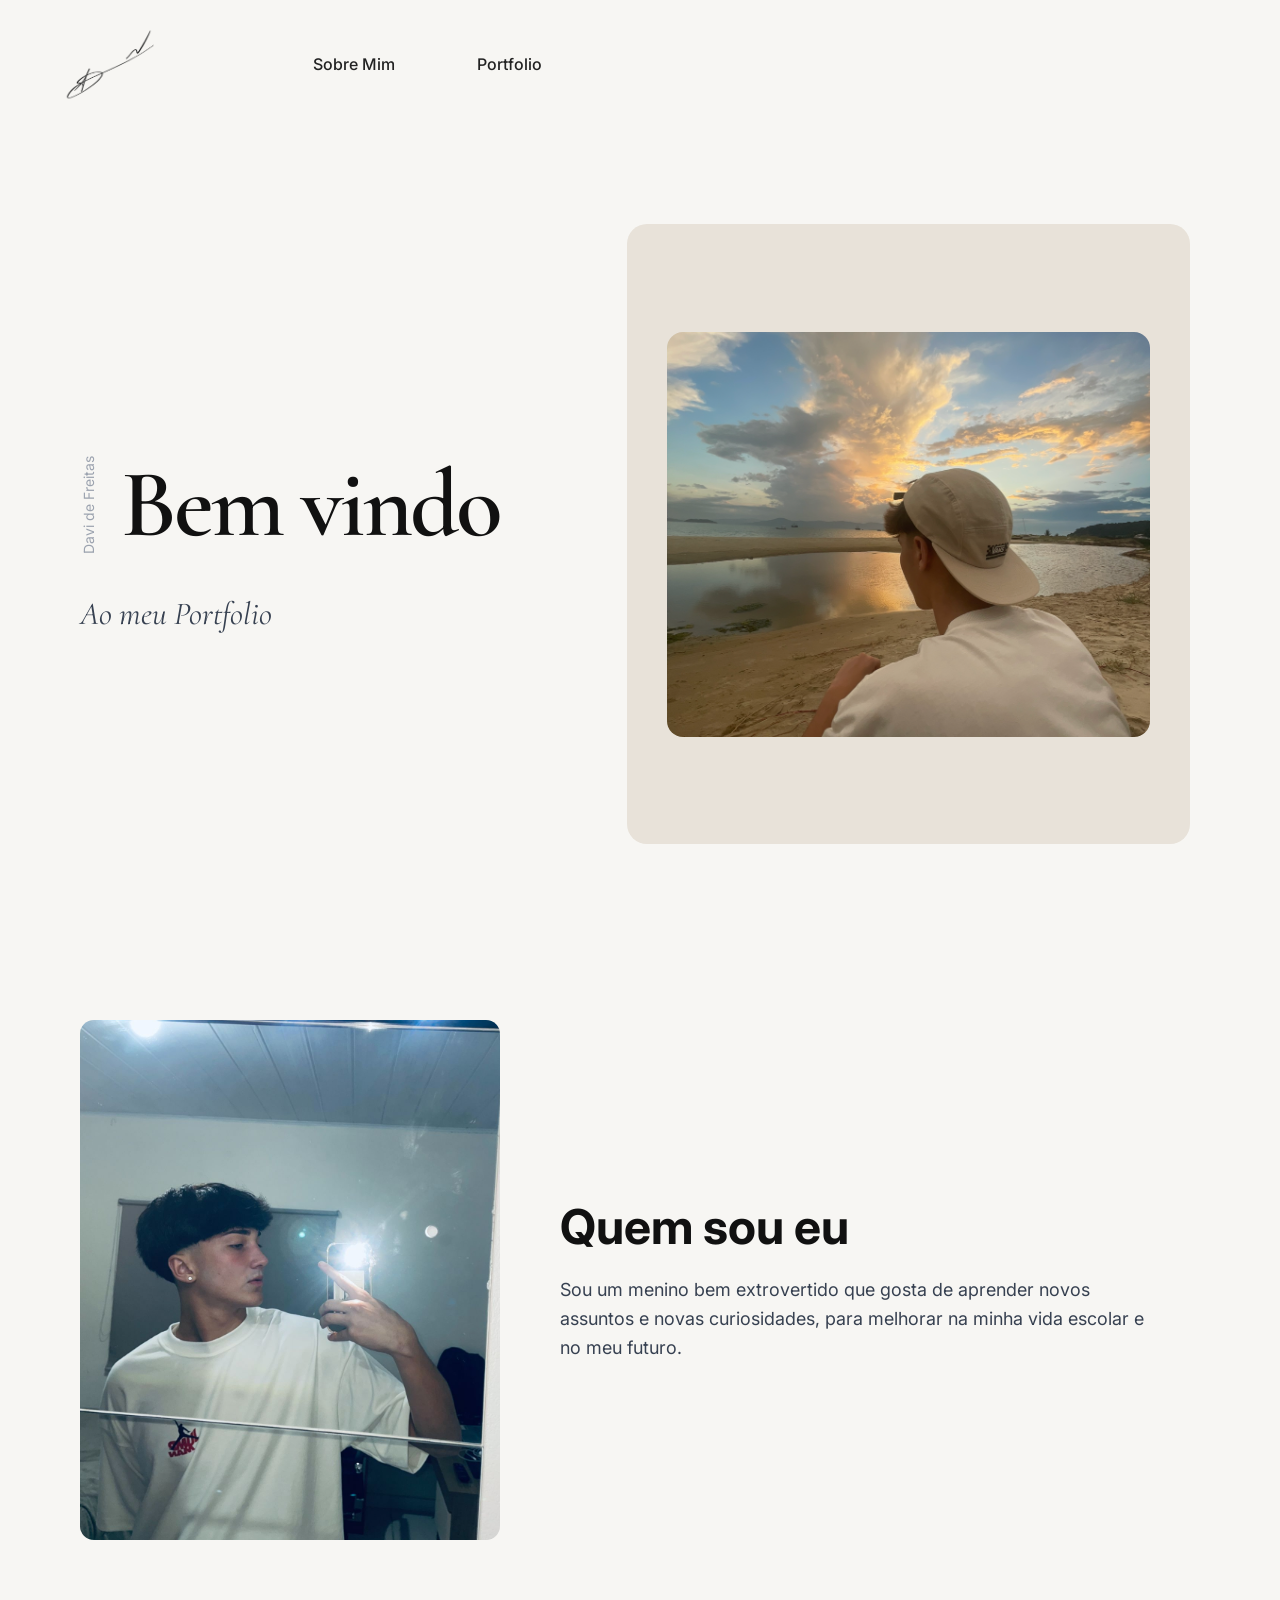
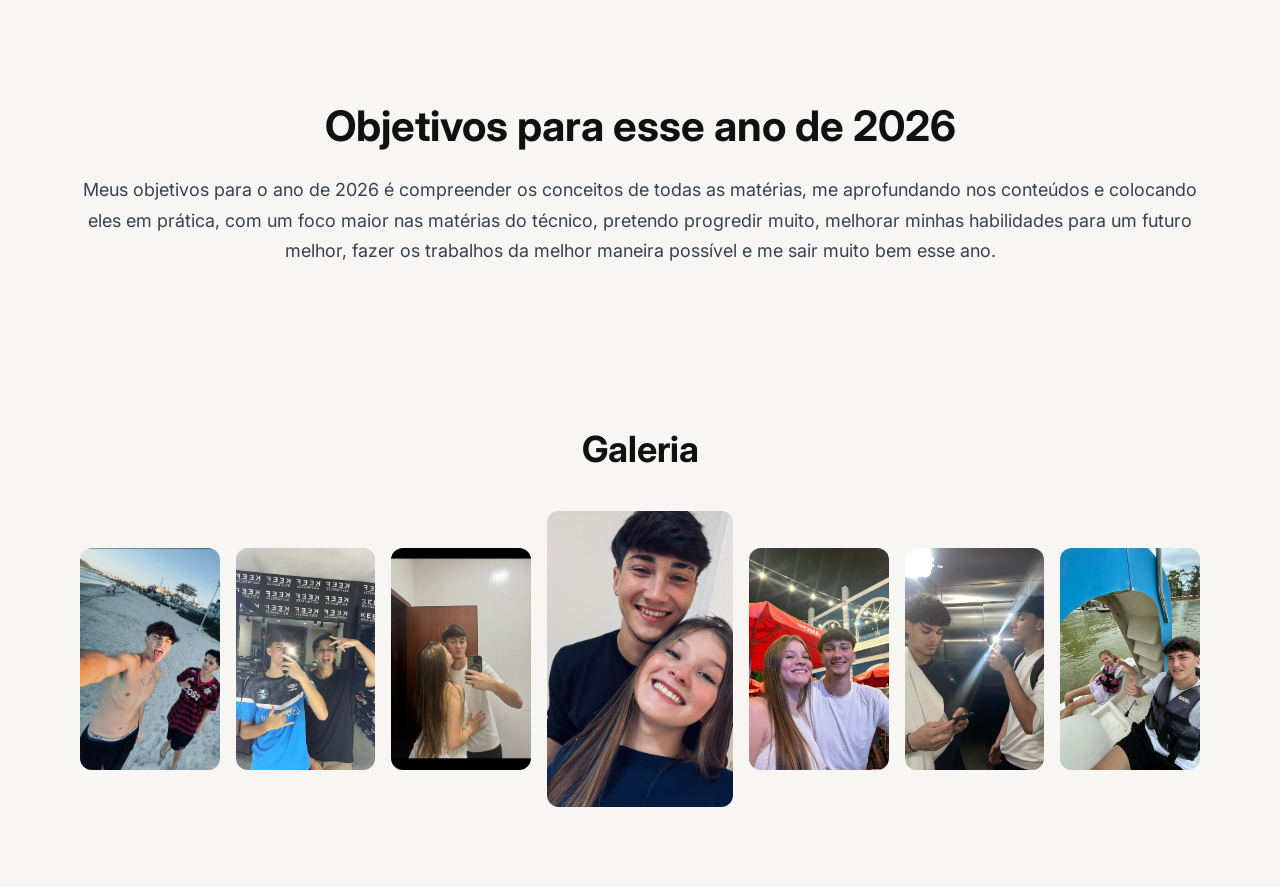
<file: portfolio-davi/index.html>
<!DOCTYPE html>
<html lang="pt-br">
<head>
    <meta charset="UTF-8">
    <title>Portfólio</title>
    <link rel="stylesheet" href="index.css">
    <link rel="preconnect" href="https://fonts.googleapis.com">
    <link rel="preconnect" href="https://fonts.gstatic.com" crossorigin>
    <link href="https://fonts.googleapis.com/css2?family=Cormorant+Garamond:ital,wght@0,600;1,400&family=Inter:wght@400;500&display=swap" rel="stylesheet">
</head>

<body>

<header class="navbar">

    <div class="logo">
        <div class="diamond"></div>
    </div>

    <nav class="menu">
        <div class="item-menu">
            <a href="#secao2" class="link-menu">Sobre Mim</a>
        </div>
        <div class="item-menu">
            <a href="portfolio.html#trim1" class="botao-menu">Portfolio</a>
            <ul class="menu-drop">
                <li><a href="portfolio.html#trim1">1º Trim</a></li>
                <li><a href="portfolio.html#trim2">2º Trim</a></li>
            </ul>
        </div>
    </nav>

</header>


<section class="hero">

    <div class="left">


        <div class="title-area">

            <span class="vertical-text">
                Davi de Freitas
            </span>

            <h1>Bem vindo</h1>

        
            </div>
        <p class="subtitle">
            Ao meu Portfolio
        </p>

        


    </div>


    <div class="right">

        <div class="image-placeholder">
            <img src="images/retrato2.png" alt="Davi de Freitas">
        </div>

    </div>

</section>


<section id="secao2" class="section about">

    <div class="about-container">

        <div class="about-image">
            <img src="images/img-2.jpg" alt="">
        </div>

        <div class="about-text">

            <h2>Quem sou eu</h2>

            <p>
                Sou um menino bem extrovertido que gosta de aprender novos assuntos e novas curiosidades, para melhorar na minha vida escolar e no meu futuro.
            </p>

        </div>

    </div>

</section>


<section class="section objetivos">

    <div class="container-objetivos">

        <h2>Objetivos para esse ano de 2026</h2>

        <p>
           Meus objetivos para o ano de 2026 é compreender os conceitos de todas as matérias, me aprofundando nos conteúdos e colocando eles em prática, com um foco maior nas matérias do técnico, pretendo progredir muito, melhorar minhas habilidades para um futuro melhor, fazer os trabalhos da melhor maneira possível e me sair muito bem esse ano.
        </p>

    </div>

</section>


<section class="section amigos">

    <div class="container">

        <h2>Galeria</h2>

        <div class="friends-grid">

            
            <div class="friend-card"><img src="images/img-4.jpg" alt=""></div>
            <div class="friend-card"><img src="images/img-8.jpg" alt=""></div>
            <div class="friend-card"><img src="images/img-9-mulher.jpeg" alt=""></div>
            <div class="namorada-card"><img src="images/img-1.jpg" alt=""></div>
            <div class="friend-card"><img src="images/img-10-mulher.jpeg" alt=""></div>
            <div class="friend-card"><img src="images/img-7.jpg" alt=""></div>
            <div class="friend-card"><img src="images/img-3.jpg" alt=""></div>
            

        </div>

    </div>

</section>

<script src="script.js"></script>
</body>
</html>
</file>
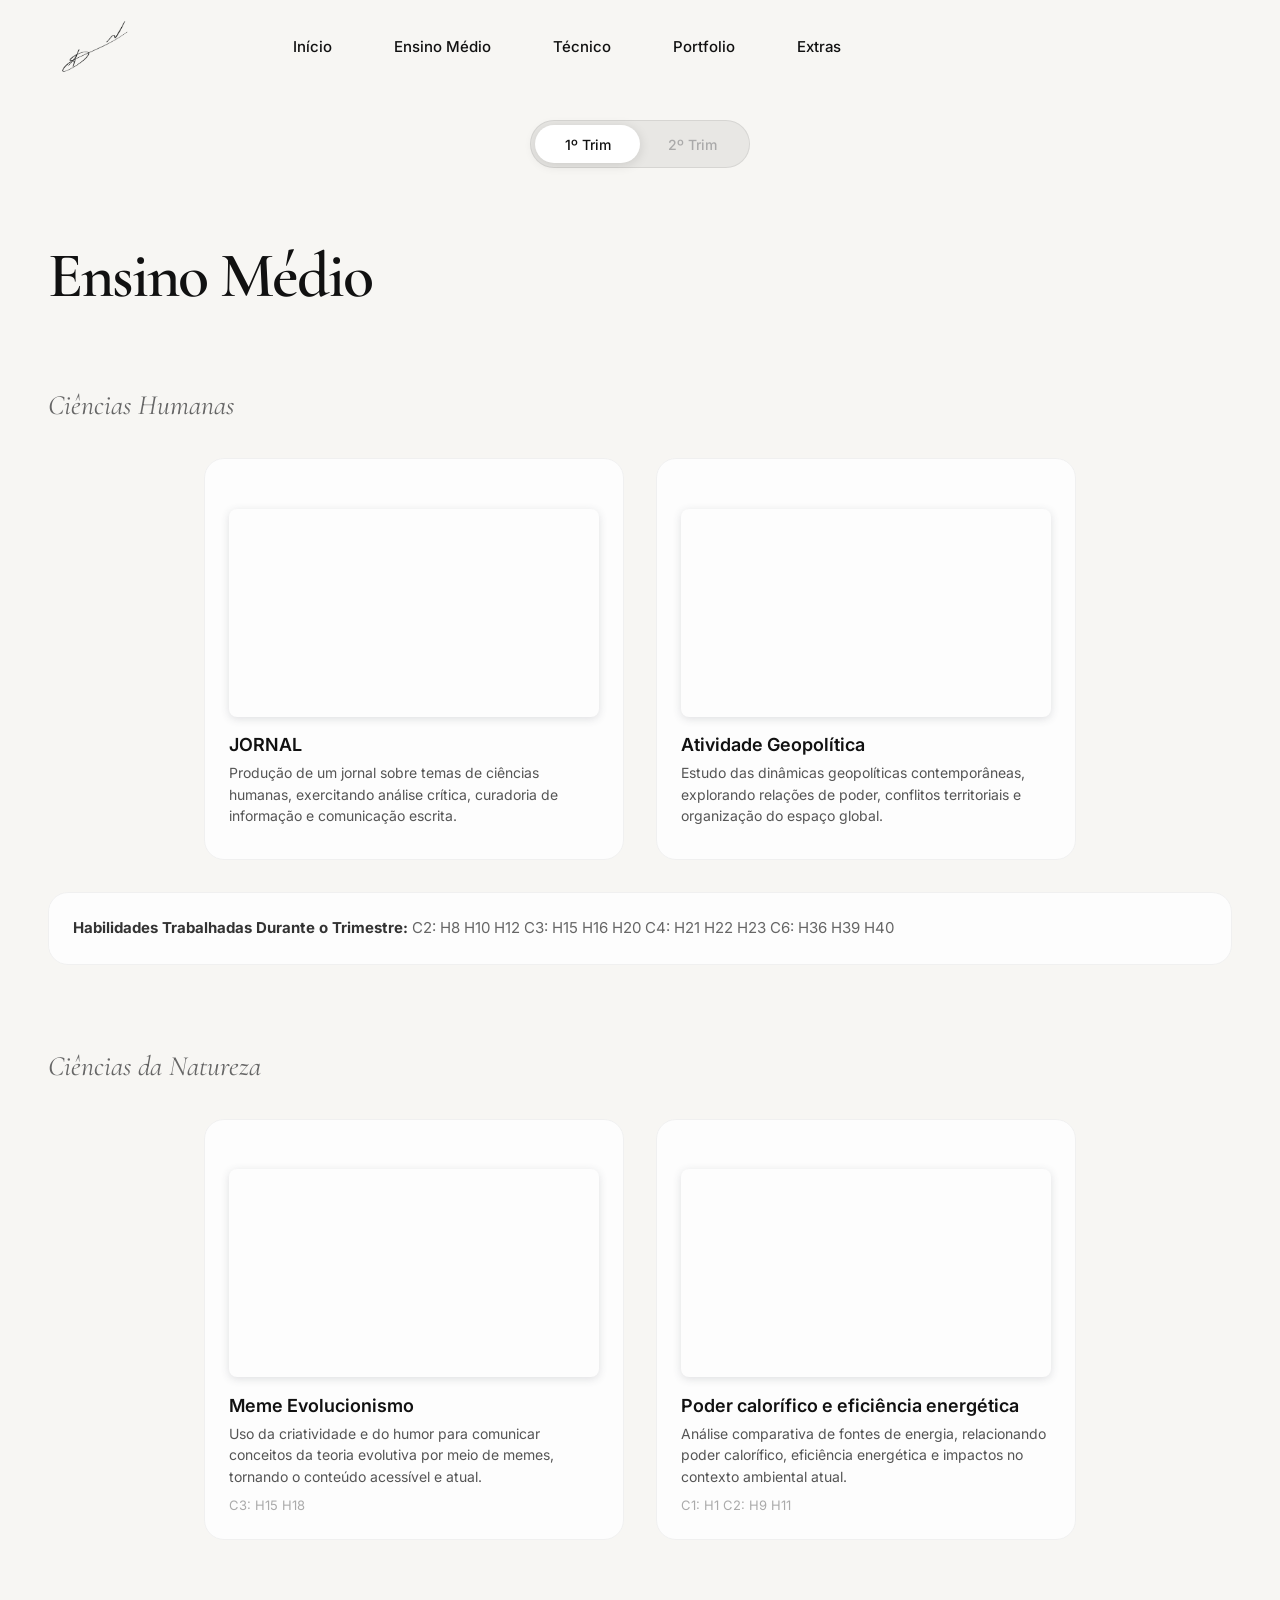
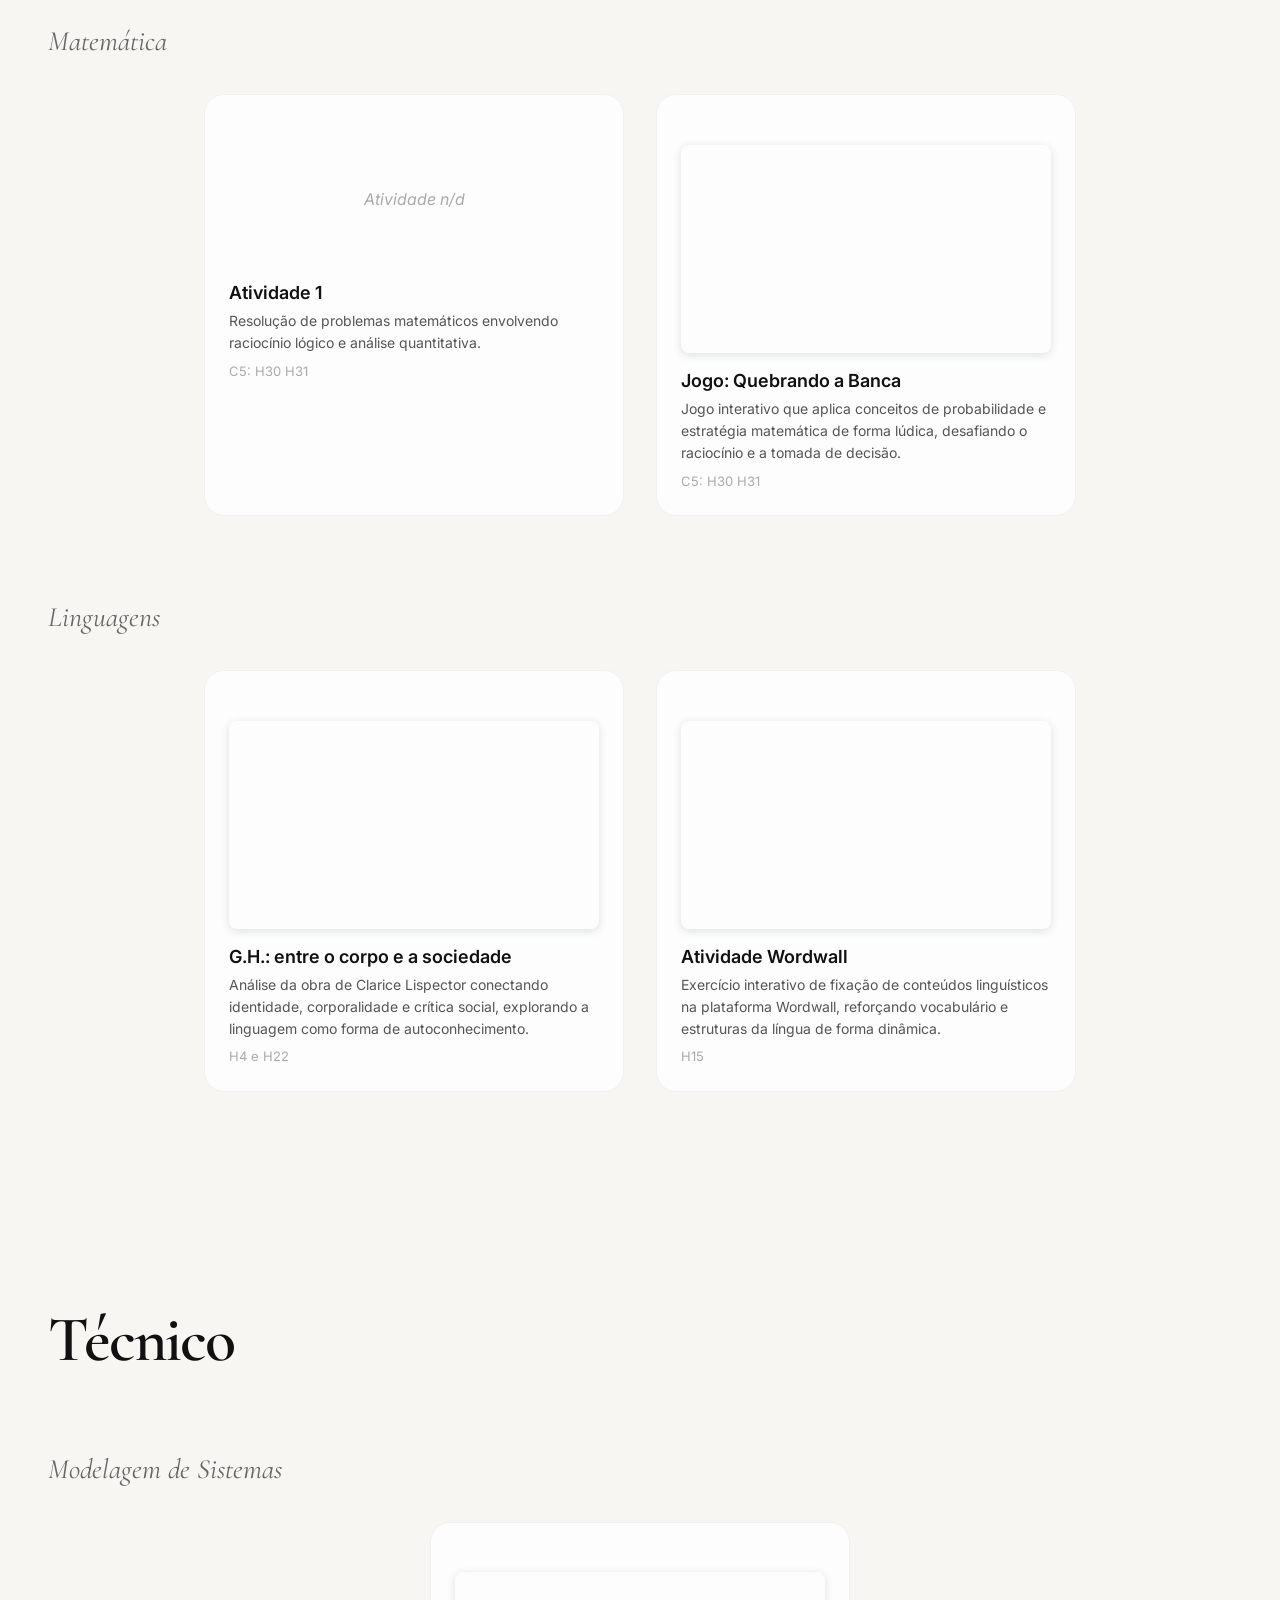
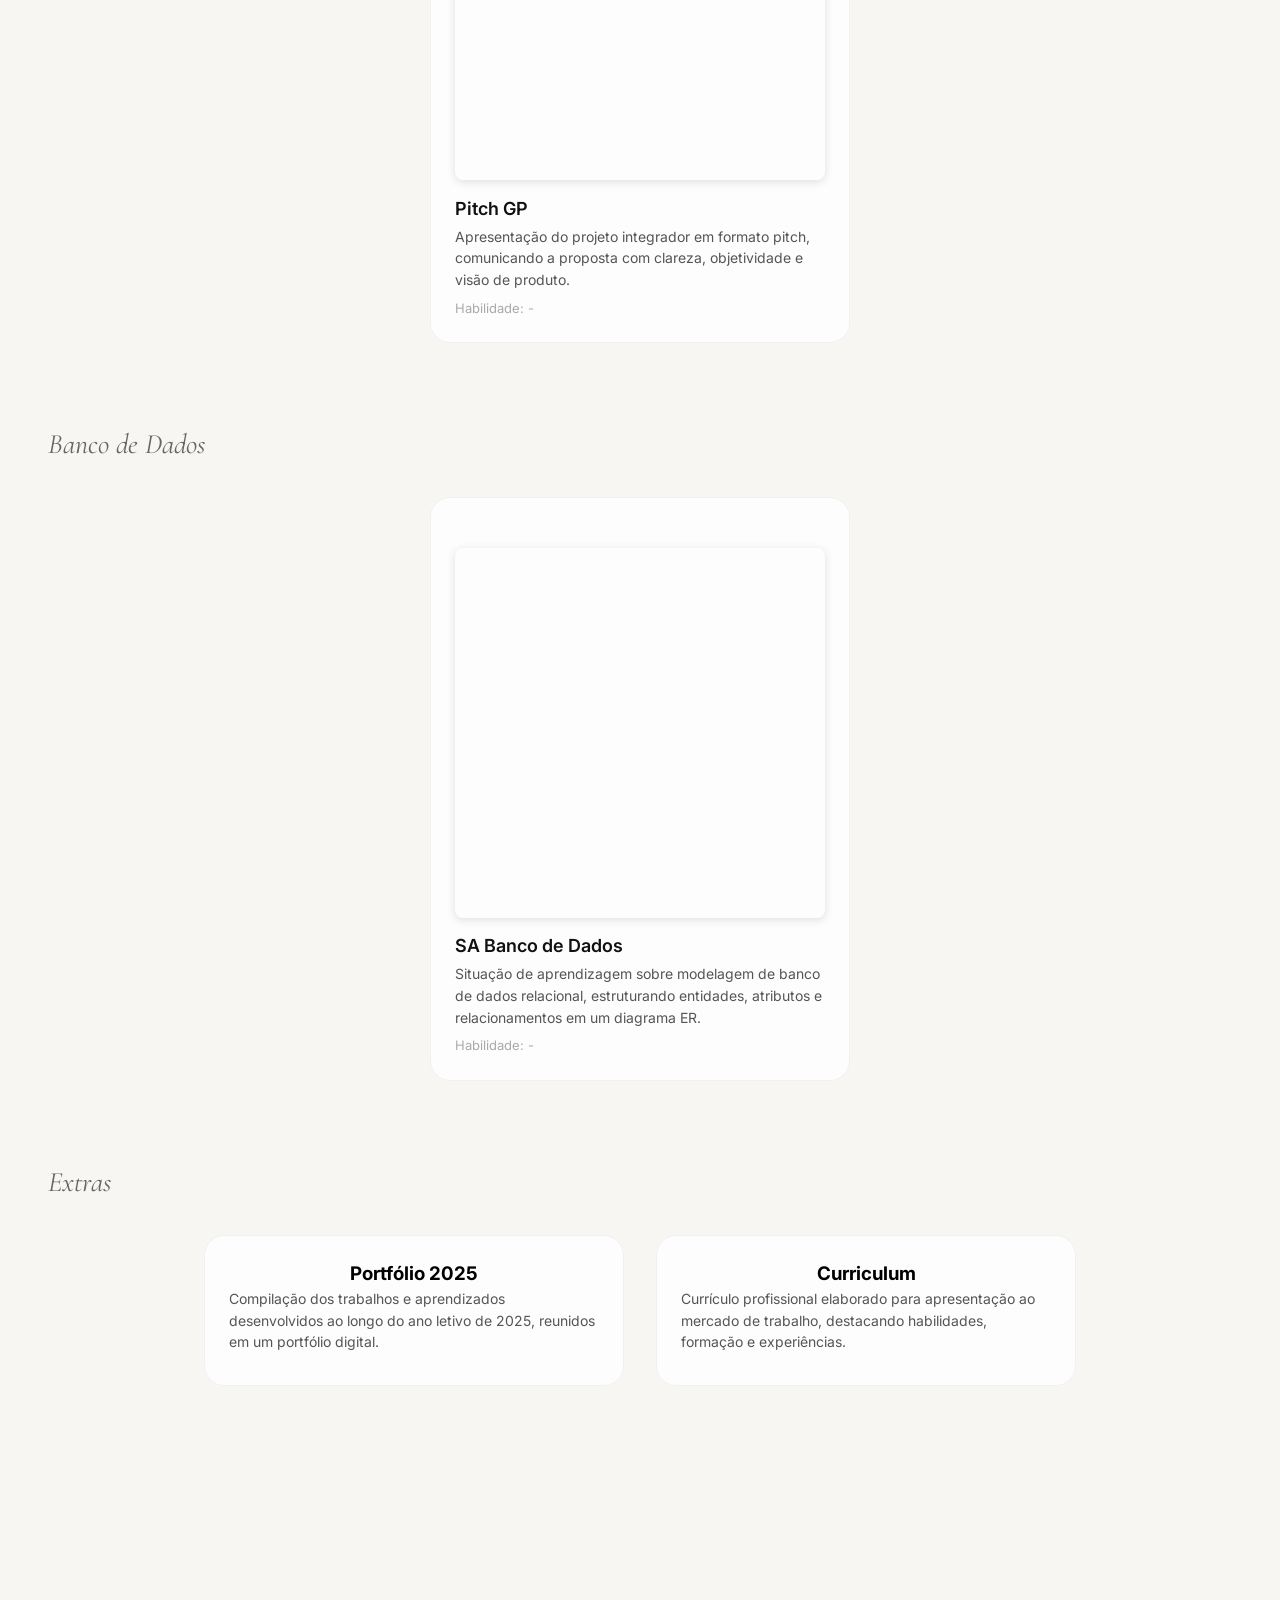
<file: portfolio-davi/portfolio.html>
<!DOCTYPE html>
<html lang="pt-br">
<head>
    <meta charset="UTF-8">
    <meta name="viewport" content="width=device-width, initial-scale=1.0">
    <title>Portfólio - Davi de Freitas</title>
    <link rel="stylesheet" href="portfolio.css">
    <link rel="preconnect" href="https://fonts.googleapis.com">
    <link rel="preconnect" href="https://fonts.gstatic.com" crossorigin>
    <link href="https://fonts.googleapis.com/css2?family=Cormorant+Garamond:ital,wght@0,400;0,600;1,400&family=Inter:wght@400;500&display=swap" rel="stylesheet">
</head>
<body>

<header class="navbar">
    <div class="logo">
        <div class="diamond"></div>
    </div>

    <nav class="menu">
        <div class="item-menu">
            <a href="index.html" class="link-menu">Início</a>
        </div>

        <div class="item-menu">
            <a href="#ensino-medio" class="botao-menu">Ensino Médio</a>
            <ul class="menu-drop">
                <li><a href="#humanas">Humanas</a></li>
                <li><a href="#natureza">Natureza</a></li>
                <li><a href="#matematica">Matemática</a></li>
                <li><a href="#linguagens">Linguagens</a></li>
            </ul>
        </div>

        <div class="item-menu">
            <a href="#tecnico" class="botao-menu">Técnico</a>
            <ul class="menu-drop">
                <li class="trim1-item"><a href="#modelagem">Modelagem de Sistemas</a></li>
                <li class="trim1-item"><a href="#banco-dados">Banco de Dados</a></li>
                <li class="trim2-item" style="display: none;"><a href="#programacao">Programação de Aplicativos</a></li>
            </ul>
        </div>

        <div class="item-menu">
            <a href="#trim1" class="botao-menu">Portfolio</a>
            <ul class="menu-drop">
                <li><a href="#trim1">1º Trim</a></li>
                <li><a href="#trim2">2º Trim</a></li>
            </ul>
        </div>

        <div class="item-menu trim1-item">
            <a href="#extras" class="link-menu">Extras</a>
        </div>
    </nav>
</header>

<!-- TOGGLE TRIMESTRE -->
<div class="trim-toggle-wrapper">
    <div class="trim-toggle" id="trimToggle">
        <div class="trim-toggle-track">
            <span class="trim-label trim-label--left" id="label1">1º Trim</span>
            <span class="trim-label trim-label--right" id="label2">2º Trim</span>
            <div class="trim-toggle-thumb" id="toggleThumb"></div>
        </div>
    </div>
</div>

<main class="main-content">

    <!-- 1º TRIMESTRE -->
    <div id="trim1-content" class="trim-content trim-content--active">

        <!-- ENSINO MÉDIO -->
        <section id="ensino-medio" class="main-section">
        <h1>Ensino Médio</h1>

        <!-- HUMANAS -->
        <article id="humanas" class="sub-section">
            <h2>Ciências Humanas</h2>
            <div class="div-card-flex div-card-flex--center">
                <div class="card-atividade">
                    <div class="atividade-preview">
                        <div style="position: relative; width: 100%; height: 0; padding-top: 56.2500%; padding-bottom: 0; box-shadow: 0 2px 8px 0 rgba(63,69,81,0.16); margin-top: 1.6em; margin-bottom: 0.9em; overflow: hidden; border-radius: 8px; will-change: transform;">
                            <iframe loading="lazy" style="position: absolute; width: 100%; height: 100%; top: 0; left: 0; border: none; padding: 0; margin: 0;"
                                src="https://www.canva.com/design/DAHG7qcxX0U/FsCNpvcX3d6Uey_Lyj8T9Q/view?embed" allowfullscreen="allowfullscreen" allow="fullscreen">
                            </iframe>
                        </div>
                    </div>  
                    <h3 class="atividade-title">JORNAL</h3>
                    <p class="atividade-desc">Produção de um jornal sobre temas de ciências humanas, exercitando análise crítica, curadoria de informação e comunicação escrita.</p>
                </div>
                <div class="card-atividade">
                    <div class="atividade-preview">
                        <div style="position: relative; width: 100%; height: 0; padding-top: 56.2500%; padding-bottom: 0; box-shadow: 0 2px 8px 0 rgba(63,69,81,0.16); margin-top: 1.6em; margin-bottom: 0.9em; overflow: hidden; border-radius: 8px; will-change: transform;">
                            <iframe loading="lazy" style="position: absolute; width: 100%; height: 100%; top: 0; left: 0; border: none; padding: 0; margin: 0;"
                                src="https://www.canva.com/design/DAGfE6qafI0/9ZhsjaSdNkl3tJK0KpYnSg/view?embed" allowfullscreen="allowfullscreen" allow="fullscreen">
                            </iframe>
                        </div>
                    </div>  
                    <h3 class="atividade-title">Atividade Geopolítica</h3>
                    <p class="atividade-desc">Estudo das dinâmicas geopolíticas contemporâneas, explorando relações de poder, conflitos territoriais e organização do espaço global.</p>
                </div>
            </div>
            <div class="card-largo">
                <p><strong>Habilidades Trabalhadas Durante o Trimestre:</strong> C2: H8 H10 H12 C3: H15 H16 H20 C4: H21 H22 H23 C6: H36 H39 H40</p>
            </div>
        </article>

        <!-- NATUREZA -->
        <article id="natureza" class="sub-section">
            <h2>Ciências da Natureza</h2>
            <div class="div-card-flex div-card-flex--center">
                <div class="card-atividade">
                    <div class="atividade-preview">
                        <div style="position: relative; width: 100%; height: 0; padding-top: 56.2500%; padding-bottom: 0; box-shadow: 0 2px 8px 0 rgba(63,69,81,0.16); margin-top: 1.6em; margin-bottom: 0.9em; overflow: hidden; border-radius: 8px; will-change: transform;">
                            <iframe loading="lazy" style="position: absolute; width: 100%; height: 100%; top: 0; left: 0; border: none; padding: 0; margin: 0;"
                                src="https://www.canva.com/design/DAHHwyJiAUk/NXEOeRk8nf46YfA7A6Xc0Q/view?embed" allowfullscreen="allowfullscreen" allow="fullscreen">
                            </iframe>
                        </div>
                    </div>  
                    <h3 class="atividade-title">Meme Evolucionismo</h3>
                    <p class="atividade-desc">Uso da criatividade e do humor para comunicar conceitos da teoria evolutiva por meio de memes, tornando o conteúdo acessível e atual.</p>
                    <p class="atividade-habilidades">C3: H15 H18</p>
                </div>
                <div class="card-atividade">
                    <div class="atividade-preview">
                        <div style="position: relative; width: 100%; height: 0; padding-top: 56.2500%; padding-bottom: 0; box-shadow: 0 2px 8px 0 rgba(63,69,81,0.16); margin-top: 1.6em; margin-bottom: 0.9em; overflow: hidden; border-radius: 8px; will-change: transform;">
                            <iframe loading="lazy" style="position: absolute; width: 100%; height: 100%; top: 0; left: 0; border: none; padding: 0; margin: 0;"
                                src="https://www.canva.com/design/DAHFaw9mvXI/eSHPG4CbCerLsS1xNbaekA/view?embed" allowfullscreen="allowfullscreen" allow="fullscreen">
                            </iframe>
                        </div>
                    </div>  
                    <h3 class="atividade-title">Poder calorífico e eficiência energética</h3>
                    <p class="atividade-desc">Análise comparativa de fontes de energia, relacionando poder calorífico, eficiência energética e impactos no contexto ambiental atual.</p>
                    <p class="atividade-habilidades">C1: H1 C2: H9 H11</p>
                </div>
            </div>
        </article>

        <!-- MATEMÁTICA -->
        <article id="matematica" class="sub-section">
            <h2>Matemática</h2>
            <div class="div-card-flex div-card-flex--center">
                <div class="card-atividade">
                    <div class="atividade-preview" style="display:flex;align-items:center;justify-content:center;min-height:160px;">
                        <p style="color:#aaa;font-style:italic;">Atividade n/d</p>
                    </div>
                    <h3 class="atividade-title">Atividade 1</h3>
                    <p class="atividade-desc">Resolução de problemas matemáticos envolvendo raciocínio lógico e análise quantitativa.</p>
                    <p class="atividade-habilidades">C5: H30 H31</p>
                </div>
                <!-- Incorporar 2: Código Secreto -->
                <div class="card-atividade">
                    <div class="atividade-preview">
                        <div style="position: relative; width: 100%; height: 0; padding-top: 56.2500%; padding-bottom: 0; box-shadow: 0 2px 8px 0 rgba(63,69,81,0.16); margin-top: 1.6em; margin-bottom: 0.9em; overflow: hidden; border-radius: 8px; will-change: transform;">
                            <iframe loading="lazy" style="position: absolute; width: 100%; height: 100%; top: 0; left: 0; border: none; padding: 0; margin: 0;"
                                src="https://www.canva.com/design/DAHHBHvYKWY/JEnXx2cLpBYjiaGHa0CPzA/view?embed" allowfullscreen="allowfullscreen" allow="fullscreen">
                            </iframe>
                        </div>
                    </div>
                    <h3 class="atividade-title">Jogo: Quebrando a Banca</h3>
                    <p class="atividade-desc">Jogo interativo que aplica conceitos de probabilidade e estratégia matemática de forma lúdica, desafiando o raciocínio e a tomada de decisão.</p>
                    <p class="atividade-habilidades">C5: H30 H31</p>
                </div>
            </div>
        </article>

        <!-- LINGUAGENS -->
        <article id="linguagens" class="sub-section">
            <h2>Linguagens</h2>
            <div class="div-card-flex div-card-flex--center">
                <!-- Incorporar 1: G.H. -->
                <div class="card-atividade">
                    <div class="atividade-preview">
                        <div style="position: relative; width: 100%; height: 0; padding-top: 56.2500%; padding-bottom: 0; box-shadow: 0 2px 8px 0 rgba(63,69,81,0.16); margin-top: 1.6em; margin-bottom: 0.9em; overflow: hidden; border-radius: 8px; will-change: transform;">
                            <iframe loading="lazy" style="position: absolute; width: 100%; height: 100%; top: 0; left: 0; border: none; padding: 0; margin: 0;"
                                src="https://www.canva.com/design/DAHGQ8H4h2w/OnJdbm3ukhLVt7LWRX5GoA/view?embed" allowfullscreen="allowfullscreen" allow="fullscreen">
                            </iframe>
                        </div>
                    </div>
                    <h3 class="atividade-title">G.H.: entre o corpo e a sociedade</h3>
                    <p class="atividade-desc">Análise da obra de Clarice Lispector conectando identidade, corporalidade e crítica social, explorando a linguagem como forma de autoconhecimento.</p>
                    <p class="atividade-habilidades">H4 e H22</p>
                </div>
                <!-- Incorporar 2: Wordwall -->
                <div class="card-atividade">
                    <div class="atividade-preview">
                        <div style="position: relative; width: 100%; height: 0; padding-top: 56.2500%; padding-bottom: 0; box-shadow: 0 2px 8px 0 rgba(63,69,81,0.16); margin-top: 1.6em; margin-bottom: 0.9em; overflow: hidden; border-radius: 8px; will-change: transform;">
                            <iframe style="position: absolute; width: 100%; height: 100%; top: 0; left: 0; border: none; padding: 0; margin: 0;"
                                src="https://wordwall.net/pt/embed/45e8ffe0846548cf8dea56a1e082ec2e?themeId=1&templateId=36&fontStackId=0" frameborder="0" allowfullscreen>
                            </iframe>
                        </div>
                    </div>
                    <h3 class="atividade-title">Atividade Wordwall</h3>
                    <p class="atividade-desc">Exercício interativo de fixação de conteúdos linguísticos na plataforma Wordwall, reforçando vocabulário e estruturas da língua de forma dinâmica.</p>
                    <p class="atividade-habilidades">H15</p>
                </div>
            </div>
        </article>
    </section>

    <!-- TÉCNICO -->
    <section id="tecnico" class="main-section">
        <h1>Técnico</h1>

        <!-- MODELAGEM -->
        <article id="modelagem" class="sub-section">
            <h2>Modelagem de Sistemas</h2>
            <div class="div-card-flex div-card-flex--center">
                <!-- Incorporar 1: Pitch GP -->
                <div class="card-atividade">
                    <div class="atividade-preview">
                        <div style="position: relative; width: 100%; height: 0; padding-top: 56.2500%; padding-bottom: 0; box-shadow: 0 2px 8px 0 rgba(63,69,81,0.16); margin-top: 1.6em; margin-bottom: 0.9em; overflow: hidden; border-radius: 8px; will-change: transform;">
                            <iframe loading="lazy" style="position: absolute; width: 100%; height: 100%; top: 0; left: 0; border: none; padding: 0; margin: 0;"
                                src="https://www.canva.com/design/DAHHxBXd53Q/eAQuIwpjT4CR_9yNGzHUyQ/watch?embed" allowfullscreen="allowfullscreen" allow="fullscreen">
                            </iframe>
                        </div>
                    </div>
                    <h3 class="atividade-title">Pitch GP</h3>
                    <p class="atividade-desc">Apresentação do projeto integrador em formato pitch, comunicando a proposta com clareza, objetividade e visão de produto.</p>
                    <p class="atividade-habilidades">Habilidade: -</p>
                </div>
            </div>
        </article>

        <!-- BANCO DE DADOS -->
        <article id="banco-dados" class="sub-section">
            <h2>Banco de Dados</h2>
            <div class="div-card-flex div-card-flex--center">
                <!-- Incorporar 1: SA-Davi -->
                <div class="card-atividade">
                    <div class="atividade-preview">
                        <div style="position: relative; width: 100%; height: 0; padding-top: 100%; padding-bottom: 0; box-shadow: 0 2px 8px 0 rgba(63,69,81,0.16); margin-top: 1.6em; margin-bottom: 0.9em; overflow: hidden; border-radius: 8px; will-change: transform;">
                            <iframe loading="lazy" style="position: absolute; width: 100%; height: 100%; top: 0; left: 0; border: none; padding: 0; margin: 0;"
                                src="https://www.canva.com/design/DAHHxIBaBF4/xOWH1AuiHufH-ISQZTPFCA/view?embed" allowfullscreen="allowfullscreen" allow="fullscreen">
                            </iframe>
                        </div>
                    </div>
                    <h3 class="atividade-title">SA Banco de Dados</h3>
                    <p class="atividade-desc">Situação de aprendizagem sobre modelagem de banco de dados relacional, estruturando entidades, atributos e relacionamentos em um diagrama ER.</p>
                    <p class="atividade-habilidades">Habilidade: -</p>
                </div>
            </div>
        </article>

        <article id="extras" class="sub-section">
            <h2>Extras</h2>
            <div class="div-card-flex div-card-flex--center">
                <!-- Incorporar 1: SA-Davi -->
                <div class="card-atividade">
                   
                    <h3 class="atividade-title-portfolio"><a href="https://sites.google.com/estudante.sesisenai.org.br/portiflio-2025-davi-freitas/in%C3%ADcio">Portfólio 2025</a></h3>
                    <p class="atividade-desc">Compilação dos trabalhos e aprendizados desenvolvidos ao longo do ano letivo de 2025, reunidos em um portfólio digital.</p>
                </div>
                <div class="card-atividade">
                   
                    <h3 class="atividade-title-portfolio"><a href="https://docs.google.com/document/d/14GK0-MZ4ZZdWKW2EoA79ek8-jrZH6zJtANMLK6xDnZg/edit?usp=sharing">Curriculum</a></h3>
                    <p class="atividade-desc">Currículo profissional elaborado para apresentação ao mercado de trabalho, destacando habilidades, formação e experiências.</p>
                </div>
            </div>
        </article>
    </section>

    </div><!-- fim trim1-content -->

    <!-- 2º TRIMESTRE -->
    <div id="trim2-content" class="trim-content">

        <!-- ENSINO MÉDIO -->
        <section class="main-section">
            <h1>Ensino Médio</h1>

            <!-- HUMANAS -->
            <article class="sub-section">
                <h2>Ciências Humanas</h2>
                <div class="div-card-flex div-card-flex--3col">
                    <div class="card-atividade">
                        <div class="atividade-preview">
                            <div style="position: relative; width: 100%; height: 0; padding-top: 56.2500%; padding-bottom: 0; box-shadow: 0 2px 8px 0 rgba(63,69,81,0.16); margin-top: 1.6em; margin-bottom: 0.9em; overflow: hidden; border-radius: 8px; will-change: transform;">
                                <iframe loading="lazy" style="position: absolute; width: 100%; height: 100%; top: 0; left: 0; border: none; padding: 0; margin: 0;"
                                    src="https://www.canva.com/design/DAHKP3c1OAs/SXmudGdCuu8x4apw2mA-Xg/view?embed" allowfullscreen="allowfullscreen" allow="fullscreen">
                                </iframe>
                            </div>
                        </div>
                        <h3 class="atividade-title">O Totalitarismo em "Como Treinar o Seu Dragão"</h3>
                        <p class="atividade-desc">Análise crítica que conecta elementos da narrativa cinematográfica ao conceito de totalitarismo, identificando estruturas de poder, controle social e resistência presentes na obra.</p>
                    </div>
                    <div class="card-atividade">
                        <div class="atividade-preview">
                            <div style="position: relative; width: 100%; height: 0; padding-top: 56.2500%; padding-bottom: 0; box-shadow: 0 2px 8px 0 rgba(63,69,81,0.16); margin-top: 1.6em; margin-bottom: 0.9em; overflow: hidden; border-radius: 8px; will-change: transform;">
                                <iframe loading="lazy" style="position: absolute; width: 100%; height: 100%; top: 0; left: 0; border: none; padding: 0; margin: 0;"
                                    src="https://www.canva.com/design/DAHNerazhCI/09S5b149R7IbCzByy1SKdw/view?embed" allowfullscreen="allowfullscreen" allow="fullscreen">
                                </iframe>
                            </div>
                        </div>
                        <h3 class="atividade-title">Desumanização e Deficiência: Levi e Além</h3>
                        <p class="atividade-desc">Reflexão sobre os processos de desumanização a partir das obras de Primo Levi, articulando memória histórica, exclusão social e a luta pela dignidade de pessoas com deficiência ao longo da história.</p>
                    </div>
                    <div class="card-atividade">
                        <div class="atividade-preview">
                            <div style="position: relative; width: 100%; height: 0; padding-top: 56.2500%; padding-bottom: 0; box-shadow: 0 2px 8px 0 rgba(63,69,81,0.16); margin-top: 1.6em; margin-bottom: 0.9em; overflow: hidden; border-radius: 8px; will-change: transform;">
                                <iframe loading="lazy" style="position: absolute; width: 100%; height: 100%; top: 0; left: 0; border: none; padding: 0; margin: 0;"
                                    src="https://www.canva.com/design/DAHOUxfNFvo/d1NyXgmC7Vxipjw7t_mQag/view?embed" allowfullscreen="allowfullscreen" allow="fullscreen">
                                </iframe>
                            </div>
                        </div>
                        <h3 class="atividade-title">A Batalha de Stalingrado</h3>
                        <p class="atividade-desc">Estudo sobre um dos confrontos mais decisivos da Segunda Guerra Mundial, analisando as estratégias militares, o contexto geopolítico e o impacto humano e histórico da Batalha de Stalingrado.</p>
                    </div>
                </div>
            </article>

            <!-- MATEMÁTICA -->
            <article class="sub-section">
                <h2>Matemática</h2>
                <div class="div-card-flex div-card-flex--center">
                    <div class="card-atividade">
                        <div class="atividade-preview">
                            <div style="position: relative; width: 100%; height: 0; padding-top: 56.2500%; padding-bottom: 0; box-shadow: 0 2px 8px 0 rgba(63,69,81,0.16); margin-top: 1.6em; margin-bottom: 0.9em; overflow: hidden; border-radius: 8px; will-change: transform;">
                                <iframe loading="lazy" style="position: absolute; width: 100%; height: 100%; top: 0; left: 0; border: none; padding: 0; margin: 0;"
                                    src="https://www.canva.com/design/DAHNqeqIpps/SRIrbeOiseaw2Y1t5IzITA/view?embed" allowfullscreen="allowfullscreen" allow="fullscreen">
                                </iframe>
                            </div>
                        </div>
                        <h3 class="atividade-title">Apostas como Lazer Estudantil</h3>
                        <p class="atividade-desc">Pesquisa estatística realizada com estudantes para investigar o comportamento relacionado a apostas como forma de lazer, aplicando coleta de dados, análise de frequência e interpretação de resultados.</p>
                        <p class="atividade-habilidades">H27 H28 H29</p>
                    </div>
                </div>
            </article>

            <!-- NATUREZA -->
            <article class="sub-section">
                <h2>Ciências da Natureza</h2>
                <div class="div-card-flex div-card-flex--3col">
                    <div class="card-atividade">
                        <div class="atividade-preview">
                            <div style="position: relative; width: 100%; height: 0; padding-top: 56.2500%; padding-bottom: 0; box-shadow: 0 2px 8px 0 rgba(63,69,81,0.16); margin-top: 1.6em; margin-bottom: 0.9em; overflow: hidden; border-radius: 8px; will-change: transform;">
                                <iframe loading="lazy" style="position: absolute; width: 100%; height: 100%; top: 0; left: 0; border: none; padding: 0; margin: 0;"
                                    src="https://www.canva.com/design/DAHNSuydloY/UDpRo1W0XOhI21TLx1IudA/view?embed" allowfullscreen="allowfullscreen" allow="fullscreen">
                                </iframe>
                            </div>
                        </div>
                        <h3 class="atividade-title">Produção de Biodiesel: Energia Sustentável</h3>
                        <p class="atividade-desc">Estudo sobre o processo de produção de biodiesel como alternativa de energia renovável, relacionando reações químicas, sustentabilidade ambiental e impactos energéticos no contexto atual.</p>
                        <p class="atividade-habilidades">C2: H6 H7 H9</p>
                    </div>
                    <div class="card-atividade">
                        <div class="atividade-preview">
                            <div style="display: flex; align-items: center; justify-content: center; min-height: 200px; background-color: #1c1c1c; border-radius: 8px; margin-top: 1.6em; margin-bottom: 0.9em; box-shadow: 0 2px 8px 0 rgba(63,69,81,0.16);">
                                <div style="text-align: center; color: #fff;">
                                    <div style="font-size: 40px; margin-bottom: 8px;">⚡</div>
                                    <div style="font-size: 18px; font-weight: 600; font-family: 'Inter', sans-serif; letter-spacing: 1px;">ELETROQUÍMICA</div>
                                    <a href="https://atividade-natureza-bizarra.netlify.app" target="_blank" style="display: inline-block; margin-top: 16px; padding: 8px 24px; background-color: #f59e0b; color: #fff; text-decoration: none; border-radius: 4px; font-weight: bold; font-family: 'Inter', sans-serif; transition: background 0.3s;">Abrir Projeto</a>
                                </div>
                            </div>
                        </div>
                        <h3 class="atividade-title">Prancha - Eletroquímica</h3>
                        <p class="atividade-desc">Projeto interativo que aplica conceitos de eletroquímica, reações de oxirredução e transferência de elétrons para explicar fenômenos do cotidiano e o funcionamento de pilhas.</p>
                        <p class="atividade-habilidades">C2: H6 H7 H9</p>
                    </div>
                    <div class="card-atividade">
                        <div class="atividade-preview">
                            <div style="position: relative; width: 100%; height: 0; padding-top: 56.2500%; padding-bottom: 0; box-shadow: 0 2px 8px 0 rgba(63,69,81,0.16); margin-top: 1.6em; margin-bottom: 0.9em; overflow: hidden; border-radius: 8px; will-change: transform;">
                                <iframe loading="lazy" style="position: absolute; width: 100%; height: 100%; top: 0; left: 0; border: none; padding: 0; margin: 0;"
                                    src="https://www.canva.com/design/DAHSvIgnWUs/_Qas44lNa_qjq2WVAVjHwg/view?embed" allowfullscreen="allowfullscreen" allow="fullscreen">
                                </iframe>
                            </div>
                        </div>
                        <h3 class="atividade-title">Relatório de Ciências da Natureza</h3>
                        <p class="atividade-desc">Elaboração de relatório científico estruturado, relacionando conceitos de física, química e biologia para explicar fenômenos naturais e procedimentos investigativos de forma organizada e fundamentada.</p>
                        <p class="atividade-habilidades">C1: H3 H4 — C2: H12 — C4: H23</p>
                    </div>
                </div>
            </article>

            <!-- LINGUAGENS -->
            <article class="sub-section">
                <h2>Linguagens</h2>
                <div class="div-card-flex div-card-flex--center">
                    <div class="card-atividade">
                        <div class="atividade-preview" style="display:flex;align-items:center;justify-content:center;min-height:220px; background:#fdf8e6; border-radius:8px;">
                            <div style="text-align:center;">
                                <div style="font-size:48px; margin-bottom:8px;">😐</div>
                                <div style="font-size:42px; font-weight:bold; color:#374151; line-height:1;">560<span style="font-size:24px; color:#6b7280;">/1000</span></div>
                                <div style="font-size:16px; color:#10b981; font-weight:bold; letter-spacing:1px; margin-top:4px;">NOTA</div>
                            </div>
                        </div>
                        <h3 class="atividade-title">Os perigos do autodiagnóstico de transtornos mentais nas redes sociais no Brasil</h3>
                        <p class="atividade-desc">Produção de texto dissertativo-argumentativo debatendo os impactos e riscos da realização de diagnósticos psicológicos sem acompanhamento profissional, impulsionados pelo consumo de conteúdo em mídias sociais no contexto brasileiro.</p>
                        <p class="atividade-habilidades">Habilidade: H22</p>
                    </div>
                    <div class="card-atividade">
                        <div class="atividade-preview">
                            <div style="position: relative; width: 100%; height: 0; padding-top: 56.2500%; padding-bottom: 0; box-shadow: 0 2px 8px 0 rgba(63,69,81,0.16); margin-top: 1.6em; margin-bottom: 0.9em; overflow: hidden; border-radius: 8px; will-change: transform;">
                                <iframe loading="lazy" style="position: absolute; width: 100%; height: 100%; top: 0; left: 0; border: none; padding: 0; margin: 0;"
                                    src="https://www.canva.com/design/DAHTMjv9Eew/matZEYj52Ji_tQrvZlAniQ/watch?embed" allowfullscreen="allowfullscreen" allow="fullscreen">
                                </iframe>
                            </div>
                        </div>
                        <h3 class="atividade-title">Video manifesto</h3>
                        <p class="atividade-desc">Produção de um videomanifesto em grupo, focado na identificação de temas centrais e na elaboração de discursos de caráter acadêmico e crítico-reflexivo.</p>
                        <p class="atividade-habilidades">H3 e H24</p>
                    </div>
                </div>
            </article>

        </section>

        <!-- TÉCNICO -->
        <section class="main-section">
            <h1>Técnico</h1>
            
            <article class="sub-section">
                <h2>Programação de Aplicativos e Desenvolvimento de Sistemas</h2>
                <div class="div-card-flex div-card-flex--center">
                    <div class="card-atividade">
                        <div class="atividade-preview">
                            <div style="display: flex; align-items: center; justify-content: center; min-height: 200px; background-color: #24292e; border-radius: 8px; margin-top: 1.6em; margin-bottom: 0.9em; box-shadow: 0 2px 8px 0 rgba(63,69,81,0.16);">
                                <div style="text-align: center; color: #fff;">
                                    <div style="font-size: 40px; margin-bottom: 8px;">💻</div>
                                    <div style="font-size: 18px; font-weight: 600; font-family: 'Inter', sans-serif; letter-spacing: 1px;">REPOSITÓRIO GITHUB</div>
                                    <a href="https://github.com/fullzer4/RinhaSenai2026FullStack/pull/29" target="_blank" style="display: inline-block; margin-top: 16px; padding: 8px 24px; background-color: #2ea44f; color: #fff; text-decoration: none; border-radius: 4px; font-weight: bold; font-family: 'Inter', sans-serif; transition: background 0.3s;">Acessar Código</a>
                                </div>
                            </div>
                        </div>
                        <h3 class="atividade-title">Projeto da BP - Promotora de crédito</h3>
                        <p class="atividade-desc">Aplicação web Full Stack para simulação financeira, integrando painel, transferências e investimentos.<br>Desenvolvida com React (frontend) e Node.js com Express e SQLite (backend).<br>Implementa segurança via JWT, hash de senhas e upload de arquivos.<br>Evidencia a aplicação prática de requisitos de usabilidade e arquitetura de sistemas.</p>
                        <p class="atividade-habilidades">H1 H4 H6</p>
                    </div>
                </div>
            </article>
        </section>

    </div><!-- fim trim2-content -->

</main>

<script src="script.js"></script>
</body>
</html>
</file>
<file: portfolio-davi/index.css>
* {
    margin: 0;
    padding: 0;
    box-sizing: border-box;
}

html {
    scroll-behavior: smooth;
}

body {
    font-family: 'Inter', -apple-system, BlinkMacSystemFont, "Helvetica Neue", Arial, sans-serif;
    background: #f7f6f3;
    color: #111;
    overflow-x: hidden;
}


/* NAVBAR */

.navbar {
    display: flex;
    align-items: center;
    gap: 40px;
    padding: 24px 48px;
    
    position: sticky;
    top: 0;
    z-index: 9999;
    background-color: transparent;
    transition: all 0.2s ease;
    pointer-events: none;
}

.logo {
    width: 200px;
    height: 80px;
    display: flex;
    align-items: center;
    justify-content: flex-start;
    transition: all 0.2s ease;
    overflow: hidden;
    pointer-events: auto;
}

.navbar.scrolled .logo {
    width: 0;
    opacity: 0;
    margin: 0;
}

.navbar.scrolled .menu {
    margin: 0 auto;
}

.diamond {
    width: 100%;
    height: 100%;
    background: url('images/assinatura.png') no-repeat left center;
    background-size: contain;
}

.menu {

    display: flex;
    gap: 32px;
}

.menu a, .botao-menu {
    text-decoration: none;
    color: #222;
    font-size: 16px;
    font-weight: 500;
    
    padding: 10px 24px;
    border-radius: 20px;
    background: transparent;
    backdrop-filter: none;
    -webkit-backdrop-filter: none;
    box-shadow: none;
    border: 1px solid transparent;
    pointer-events: auto;
    cursor: pointer;
    font-family: inherit;
    transition: all 0.2s ease;
    display: flex;
    align-items: center;
    justify-content: center;
    height: 44px;
}

.menu a:hover, .botao-menu:hover {
    transform: translateY(-2px);
    opacity: 0.6;
}

.item-menu {
    position: relative;
    display: flex;
    align-items: center;
}

/* DROPDOWN */
.menu-drop {
    list-style: none;
    padding: 8px;
    margin: 0;
    position: absolute;
    top: calc(100% + 8px);
    right: 0;
    background-color: rgba(255, 255, 255, 0.95);
    backdrop-filter: blur(10px);
    min-width: 160px;
    box-shadow: 0 10px 30px rgba(0, 0, 0, 0.1);
    border-radius: 12px;
    border: 1px solid rgba(0, 0, 0, 0.05);
    opacity: 0;
    visibility: hidden;
    transform: translateY(10px);
    transition: all 0.3s cubic-bezier(0.4, 0, 0.2, 1);
    z-index: 999;
}

.item-menu:hover .menu-drop {
    opacity: 1;
    visibility: visible;
    transform: translateY(0);
}

.menu-drop li a {
    display: block;
    padding: 12px 16px;
    font-size: 14px;
    border-radius: 6px;
    color: #444;
    height: auto;
    pointer-events: auto;
}

.menu-drop li a:hover {
    background-color: rgba(0, 0, 0, 0.03);
    color: #000;
    padding-left: 20px;
    transform: none;
    opacity: 1;
}

.navbar.scrolled .menu a, .navbar.scrolled .botao-menu {
    background: rgba(255, 255, 255, 0.85);
    backdrop-filter: blur(20px);
    -webkit-backdrop-filter: blur(20px);
    box-shadow: 0 4px 12px rgba(0, 0, 0, 0.05);
    border: 1px solid rgba(255, 255, 255, 0.5);
}

.navbar.scrolled .menu a:hover, .navbar.scrolled .botao-menu:hover {
    box-shadow: 0 6px 16px rgba(0, 0, 0, 0.1);
    opacity: 1;
}


/* HERO */

.hero {
    display: flex;
    height: calc(100vh - 88px);
    overflow: hidden;
}

.left {
    flex: 1;
    display: flex;
    flex-direction: column;
    gap: 40px;
    padding: 80px 60px 60px 80px;
    justify-content: center;
}


/* STATS */

.stats {

    display: flex;
    gap: 80px;
}

.stat h2 {

    font-size: 36px;
    font-weight: 600;
}

.stat p {

    font-size: 14px;
    color: #6b7280;
}


/* TITLE */

.title-area {

    display: flex;
    align-items: center;
    gap: 24px;
}

.vertical-text {

    writing-mode: vertical-rl;
    transform: rotate(180deg);

    font-size: 14px;
    color: #9ca3af;
}

h1 {
    font-size: 96px;
    font-weight: 600;
    font-family: 'Cormorant Garamond', Georgia, serif;
    letter-spacing: -3px;
    line-height: 1;
}

.subtitle {
    font-size: 32px;
    font-family: 'Cormorant Garamond', Georgia, serif;
    font-style: italic;
    font-weight: 400;
    color: #374151;
}


/* SCROLL BUTTON */

.scroll-btn {
    margin-bottom: 43px;
    margin-top: auto;
    font-size: 14px;
    color: #6b7280;
    text-decoration: none;
    cursor: pointer;
    transition: 0.2s;
}

.scroll-btn:hover {
    transform: translateY(2px);
    opacity: 0.7;
}


/* IMAGE POSITION */

.right {
    width: 44%;
    min-width: 400px;
    height: 620px;
    flex-shrink: 0;
    background: #e8e2d9;
    display: flex;
    align-items: center;
    justify-content: center;
    padding: 40px;
    margin-right: 10vh;
    border-radius: 20px;
    align-self: center;
}

.image-placeholder {
    width: 100%;
    height: 75%;
    border-radius: 16px;
    overflow: hidden;
    
}

.image-placeholder img {
    width: 100%;
    height: 100%;
    object-fit: cover;
    object-position: center;
    display: block;
}

.circle {

    width: 90px;
    height: 90px;

    background: #9ca3af;

    border-radius: 50%;
}


/* SECTIONS */

.section {

    padding: 80px;
}

.container {

    max-width: 1400px;
    margin: 0 auto;
}

.container h2{
    text-align: center;
    font-size: 36px;
}

.container-objetivos {
    max-width: 1400px;
    margin: 0 auto;
    text-align: center;
    align-content: center;
    
}

.container-objetivos p {

    font-size: 18px;

    line-height: 1.7;

    color: #374151;

    text-align: center;
}



/* ABOUT */

.about-container {

    display: flex;

    align-items: center;

    gap: 60px;
}

.about-image img{

    width: 100%;

    height: 100%;

    object-fit: cover;

    display: block;

}

.about-image {

    width: 420px;

    height: 520px;

    border-radius: 14px;

    overflow: hidden;

    background: #d1d5db;

    display: flex;

    align-items: center;

    justify-content: center;
}

.about-text h2 {

    font-size: 48px;

    margin-bottom: 20px;
}

.about-text p {

    font-size: 18px;

    line-height: 1.6;

    color: #374151;

    max-width: 600px;
}


/* OBJETIVOS */

.objetivos h2 {

    font-size: 42px;

    margin-bottom: 24px;
}




/* AMIGOS */

.friends-grid {

    display: flex;

    gap: 16px;

    margin-top: 40px;

    justify-content: space-between;
    align-items: center;
    
}

.friend-card {

    width: 150px;
    height: 222px;

    background: #d1d5db;

    border-radius: 12px;

    display: flex;

    align-items: center;
    justify-content: center;

    font-size: 14px;

    color: #6b7280;
}

.friend-card img {

    width: 100%;
    height: 100%;

    object-fit: cover;

    border-radius: 12px;
}

.namorada-card {

    width: 200px;
    height: 296px;

    background: #d1d5db;

    border-radius: 12px;

    display: flex;

    align-items: center;
    justify-content: center;

    font-size: 14px;

    color: #6b7280;
    align-self: center;
}

.namorada-card img {

    width: 100%;
    height: 100%;

    object-fit: cover;

    border-radius: 12px;
}
</file>
<file: portfolio-davi/portfolio.css>
* {
    margin: 0;
    padding: 0;
    box-sizing: border-box;
}

html {
    scroll-behavior: smooth;
}

body {
    font-family: 'Inter', -apple-system, BlinkMacSystemFont, "Helvetica Neue", Arial, sans-serif;
    background: #f7f6f3;
    color: #111;
    line-height: 1.5;
    overflow-x: hidden;
}

/* NAVBAR */
.navbar {
    display: flex;
    align-items: center;
    position: fixed;
    top: 0;
    width: 100%;
    background-color: transparent;
    z-index: 9999;
    padding: 16px 48px;
    transition: all 0.2s ease;
    pointer-events: none;
}


.logo {
    width: 180px;
    height: 60px;
    display: flex;
    align-items: center;
    transition: all 0.2s ease;
    overflow: hidden;
    pointer-events: auto;
}

.navbar.scrolled .logo {
    width: 0;
    opacity: 0;
    margin: 0;
}

.navbar.scrolled .menu {
    margin: 0 auto;
}

.diamond {
    width: 100%;
    height: 100%;
    background: url('images/assinatura.png') no-repeat left center;
    background-size: contain;
}

.menu {
    display: flex;
    gap: 12px;
    align-items: center;
    margin-left: 40px; /* Space between logo and menu */
}

.item-menu {
    position: relative;
    display: flex;
    align-items: center;
}

.item-menu a, .botao-menu {
    text-decoration: none;
    color: #111;
    font-size: 15px;
    font-weight: 500;
    padding: 10px 24px;
    border-radius: 20px;
    background: transparent;
    backdrop-filter: none;
    -webkit-backdrop-filter: none;
    box-shadow: none;
    border: 1px solid transparent;
    cursor: pointer;
    font-family: inherit;
    transition: all 0.2s ease;
    display: flex;
    align-items: center;
    justify-content: center;
    line-height: 1;
    height: 44px;
    pointer-events: auto;
}

.item-menu a:hover, .botao-menu:hover {
    opacity: 0.6;
}

.navbar.scrolled .item-menu a, .navbar.scrolled .botao-menu {
    background: rgba(255, 255, 255, 0.85);
    backdrop-filter: blur(20px);
    -webkit-backdrop-filter: blur(20px);
    box-shadow: 0 4px 12px rgba(0, 0, 0, 0.05);
    border: 1px solid rgba(255, 255, 255, 0.5);
}

.navbar.scrolled .item-menu a:hover, .navbar.scrolled .botao-menu:hover {
    box-shadow: 0 6px 16px rgba(0, 0, 0, 0.1);
    opacity: 1;
}

/* DROPDOWN */
.menu-drop {
    list-style: none;
    padding: 8px;
    margin: 0;
    position: absolute;
    top: calc(100% + 8px);
    right: 0;
    background-color: rgba(255, 255, 255, 0.95);
    backdrop-filter: blur(10px);
    min-width: 220px;
    box-shadow: 0 10px 30px rgba(0, 0, 0, 0.1);
    border-radius: 12px;
    border: 1px solid rgba(0, 0, 0, 0.05);
    opacity: 0;
    visibility: hidden;
    transform: translateY(10px);
    transition: all 0.3s cubic-bezier(0.4, 0, 0.2, 1);
}

.item-menu:hover .menu-drop {
    opacity: 1;
    visibility: visible;
    transform: translateY(0);
}

.menu-drop li a {
    display: block;
    padding: 12px 16px;
    font-size: 14px;
    border-radius: 6px;
    color: #444;
}

.menu-drop li a:hover {
    background-color: rgba(0, 0, 0, 0.03);
    color: #000;
    padding-left: 20px;
}

/* MAIN CONTENT */
.main-content {
    max-width: 1400px;
    margin-left: auto;
    margin-right: auto;
    padding: 0 48px 80px;
}

.main-section {
    padding: 60px 0;
}

.main-section h1 {
    font-size: 64px;
    font-weight: 600;
    font-family: 'Cormorant Garamond', Georgia, serif;
    letter-spacing: -2px;
    margin-bottom: 60px;
}

.sub-section {
    margin-bottom: 80px;
}

.sub-section h2 {
    font-size: 28px;
    margin-bottom: 32px;
    font-weight: 400;
    font-family: 'Cormorant Garamond', Georgia, serif;
    font-style: italic;
    color: #666;
}

/* CARDS GRID */
.div-card-flex {
    display: grid;
    grid-template-columns: repeat(auto-fill, minmax(400px, 1fr));
    gap: 32px;
}

.div-card-flex--center {
    display: flex;
    flex-wrap: wrap;
    justify-content: center;
    gap: 32px;
}

.div-card-flex--center .card-atividade {
    flex: 0 1 420px;
    max-width: 480px;
}

.div-card-flex--3col {
    display: grid;
    grid-template-columns: repeat(3, 1fr);
    gap: 32px;
}

.card-atividade {
    background: #fdfdfd;
    border-radius: 20px;
    padding: 24px;
    border: 1px solid #f0f0f0;
    transition: all 0.4s cubic-bezier(0.16, 1, 0.3, 1);
}

.card-atividade:hover {
    transform: translateY(-8px);
    box-shadow: 0 20px 40px rgba(0, 0, 0, 0.06);
    border-color: #e0e0e0;
}

.card-largo {
    background: #fdfdfd;
    border-radius: 20px;
    padding: 24px;
    border: 1px solid #f0f0f0;
    margin-top: 32px;
    transition: all 0.4s cubic-bezier(0.16, 1, 0.3, 1);
}

.card-largo:hover {
    box-shadow: 0 20px 40px rgba(0, 0, 0, 0.06);
    border-color: #e0e0e0;
}

.card-largo p {
    font-size: 15px;
    color: #666;
    margin-bottom: 8px;
}

.card-largo p:last-child {
    margin-bottom: 0;
}

.card-largo strong {
    color: #333;
}

.atividade-title {
    font-size: 18px;
    font-weight: 600;
    margin-bottom: 4px;
}

.atividade-title-portfolio{
    text-align: center;
}

.atividade-title-portfolio a{
    text-decoration: none;
    color: #000;
   
}

.atividade-desc {
    font-size: 14px;
    color: #555;
    line-height: 1.55;
    margin-bottom: 8px;
}

.atividade-habilidades {
    font-size: 13px;
    color: #aaa;
}


/* RESPONSIVE */
@media (max-width: 1024px) {
    .div-card-flex {
        grid-template-columns: repeat(auto-fill, minmax(320px, 1fr));
    }
}

@media (max-width: 768px) {
    .navbar {
        padding: 16px 24px;
    }
    .main-content {
        padding: 0 24px 60px;
    }
    .main-section h1 {
        font-size: 40px;
    }
    .div-card-flex {
        grid-template-columns: 1fr;
    }
}

/* TRIM TOGGLE */
.trim-toggle-wrapper {
    display: flex;
    justify-content: center;
    padding: 28px 0 0;
    margin-top: 92px;
}

.trim-toggle {
    display: inline-flex;
    align-items: center;
    cursor: pointer;
    user-select: none;
}

.trim-toggle-track {
    position: relative;
    display: flex;
    align-items: center;
    width: 220px;
    height: 48px;
    background: rgba(0, 0, 0, 0.06);
    border-radius: 999px;
    border: 1px solid rgba(0, 0, 0, 0.08);
    padding: 4px;
    transition: background 0.3s ease;
}

.trim-toggle-thumb {
    position: absolute;
    left: 4px;
    width: calc(50% - 4px);
    height: calc(100% - 8px);
    background: #fff;
    border-radius: 999px;
    box-shadow: 0 2px 12px rgba(0, 0, 0, 0.12);
    transition: left 0.35s cubic-bezier(0.4, 0, 0.2, 1);
    z-index: 0;
}

.trim-toggle.active .trim-toggle-thumb {
    left: calc(50%);
}

.trim-label {
    position: relative;
    z-index: 1;
    flex: 1;
    text-align: center;
    font-size: 14px;
    font-weight: 500;
    color: #aaa;
    transition: color 0.3s ease;
    pointer-events: none;
}

.trim-label--left {
    color: #111;
}

.trim-toggle.active .trim-label--left {
    color: #aaa;
}

.trim-toggle.active .trim-label--right {
    color: #111;
}

/* TRIM CONTENT */
.trim-content {
    display: none;
    opacity: 0;
    transform: translateY(16px);
}

.trim-content--active {
    display: block;
    animation: trimFadeIn 0.4s ease forwards;
}

@keyframes trimFadeIn {
    from {
        opacity: 0;
        transform: translateY(16px);
    }
    to {
        opacity: 1;
        transform: translateY(0);
    }
}

.trim-empty-msg {
    color: #aaa;
    font-style: italic;
    font-size: 16px;
    margin-top: 16px;
    padding: 40px;
    background: #fdfdfd;
    border-radius: 16px;
    border: 1px dashed #e0e0e0;
    text-align: center;
}
</file>
